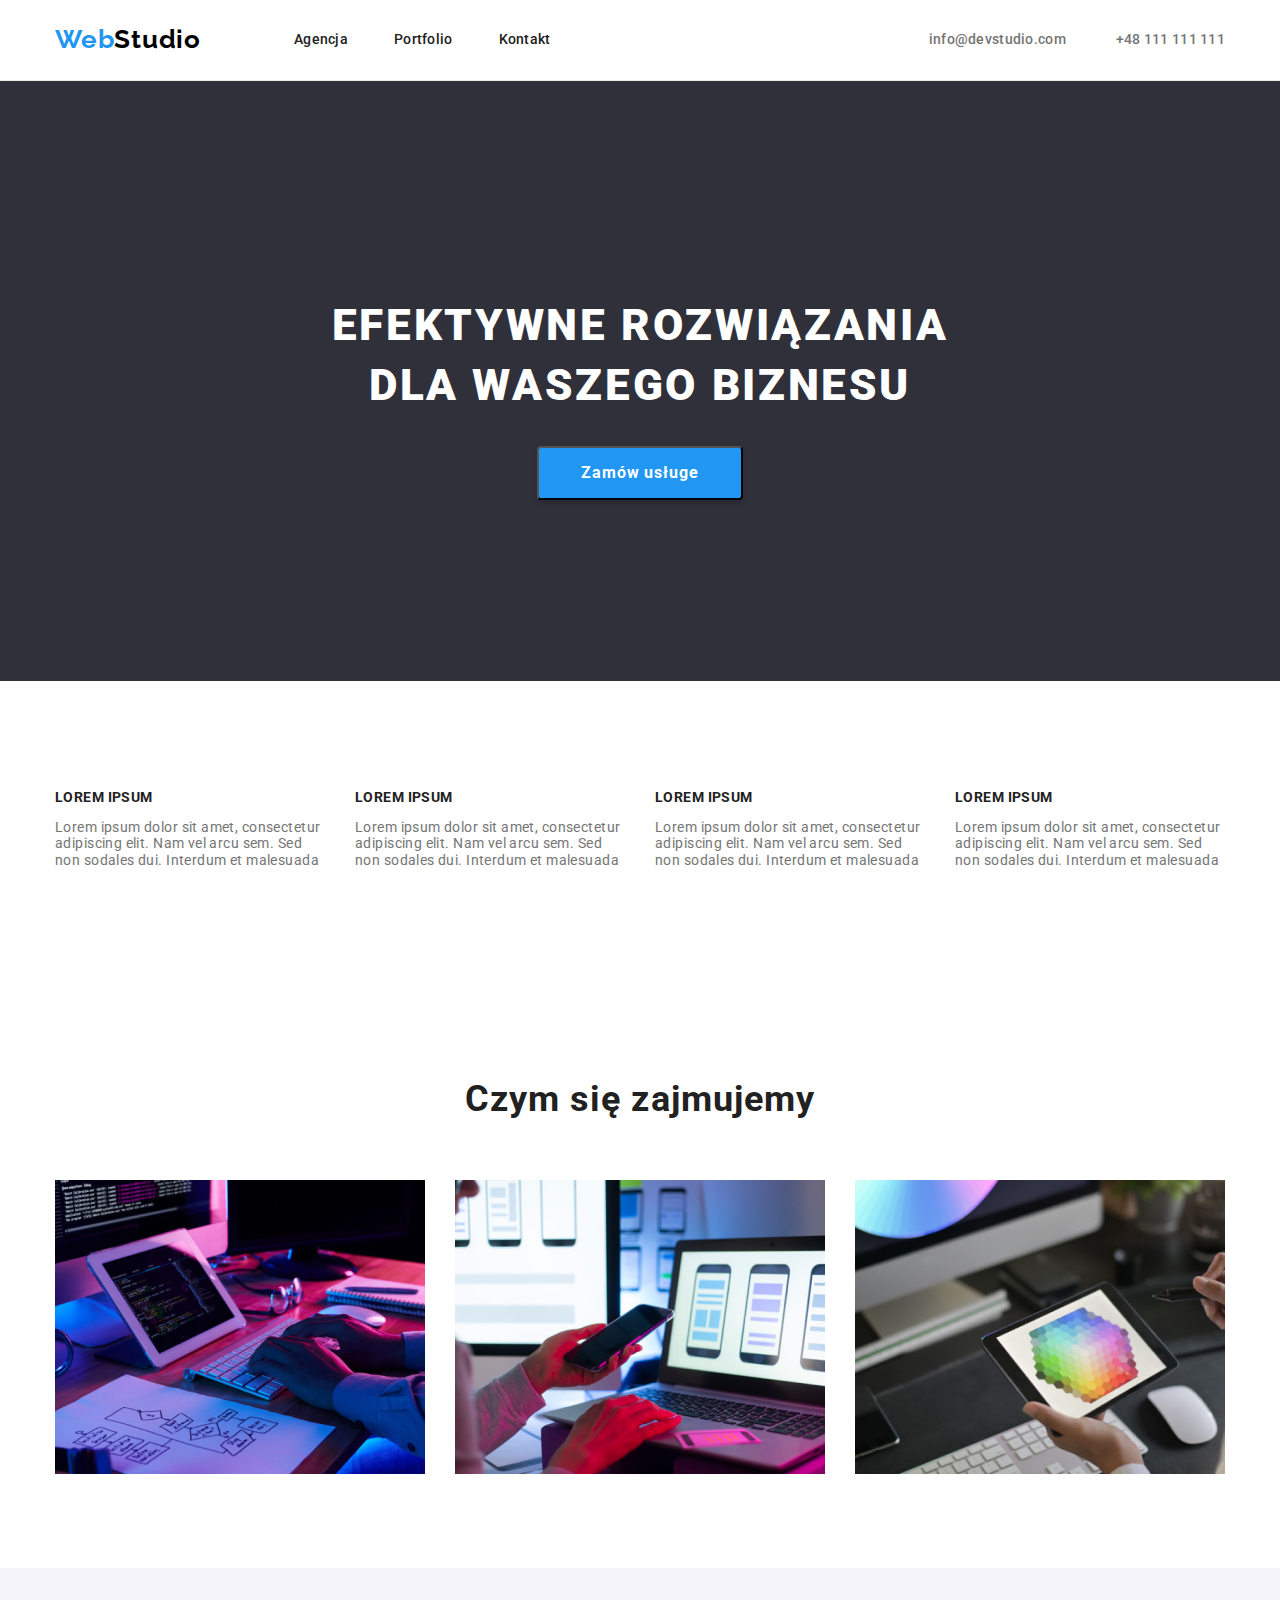
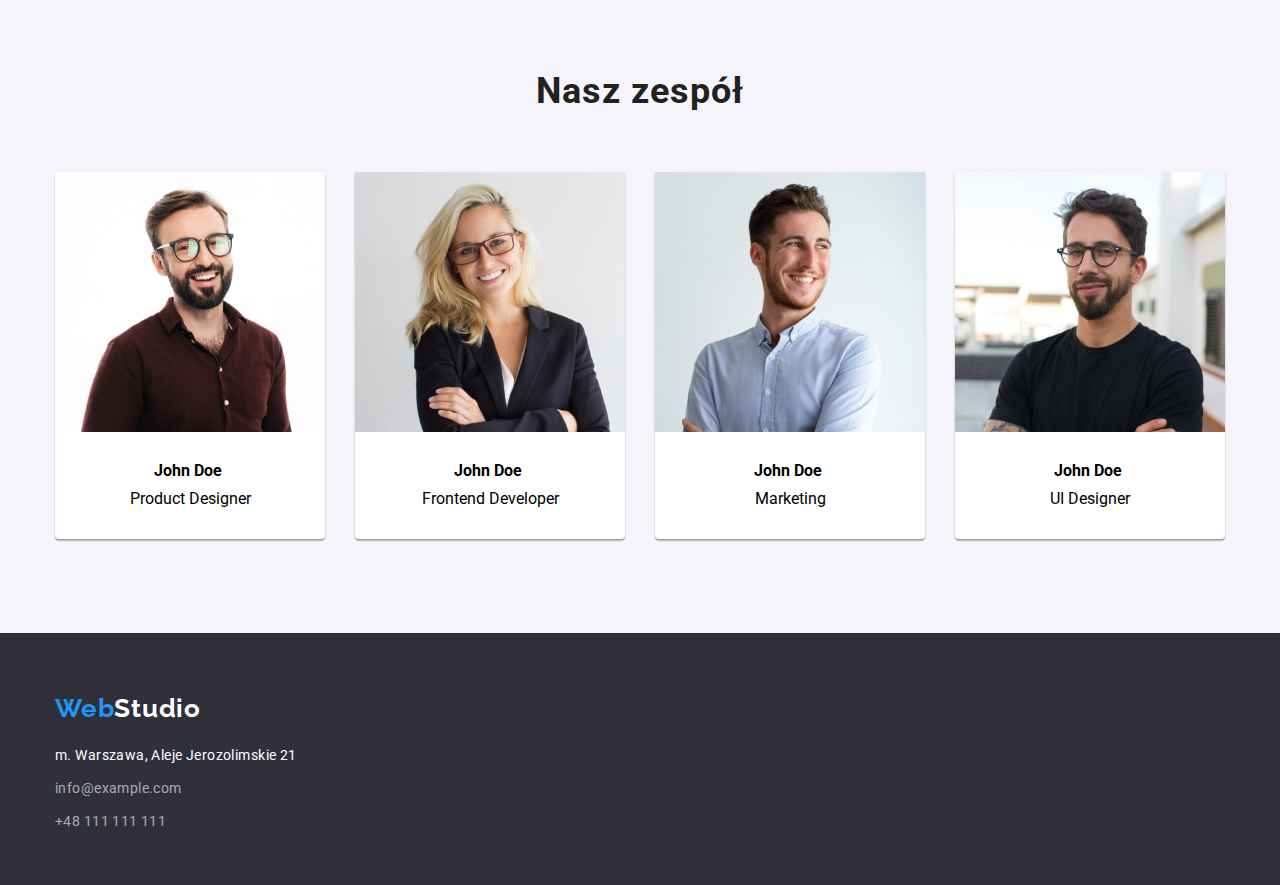
<file: index.html>
<!DOCTYPE html>
<html lang="en">

<head>
    <meta charset="UTF-8">
    <meta http-equiv="X-UA-Compatible" content="IE=edge">
    <meta name="viewport" content="width=device-width, initial-scale=1.0">
    <link rel="stylesheet" href=" https://cdnjs.cloudflare.com/ajax/libs/modern-normalize/1.1.0/modern-normalize.min.css">
    <link rel="stylesheet" href="style.css">
    <!--Fonts of Google-->
    <link rel="preconnect" href="https://fonts.googleapis.com">
    <link rel="preconnect" href="https://fonts.gstatic.com" crossorigin>
    <link href="https://fonts.googleapis.com/css2?family=Raleway:wght@700&family=Roboto:wght@400;500;700;900&display=swap" rel="stylesheet">
    <title>goit-markup-hw-03</title>
</head>

<body>
    <!--Navigation-->
    <header class="header">
        <div class="container">
        <a class="navigation-logo" href="index.html">Web<span style="color:black">Studio</span></a>
        <nav class="navigation">
            <ul class="navigation-list list">
                <li class="navigation-list-item">
                    <a class="navigation-list-link" href="index.html">Agencja</a>
                </li>
                <li class="navigation-list-item">
                    <a class="navigation-list-link" href="portfolio.html">Portfolio</a>
                </li>
                <li class="navigation-list-item">
                    <a class="navigation-list-link" href="#">Kontakt</a>
                </li>
            </ul>
        </nav>
        <!-- Contact -->
        <ul class="contact-list list">
         <li class="contact-link">
            <a class="contact-link-item" href="mailto:info@devstudio.com">info@devstudio.com</a>
         </li>
         <li class="contact-link">
            <a class="contact-link-item" href="tel:+48111111111">+48 111 111 111</a>
         </li>
        </ul>
        </div>
    </header>
    <main class="main">
        <div class=second-container>
        <div class="buisness-content">
            <h1 class="main-buisness-content">EFEKTYWNE ROZWIĄZANIA DLA WASZEGO BIZNESU</h1>
            <button class="buisness-content-btn" type="button">Zamów usługe</button>
        </div>
        </div>
        <!-- Effective solutions for our buisness -->
        <section class="main-description section" >
            <div class=container>
            <ul class="description list">
                <li class="description-list">
                    <p class="description-list-main">LOREM IPSUM</p>
                    <p class="description-list-secondary">Lorem ipsum dolor sit amet, consectetur adipiscing elit. Nam vel arcu sem. Sed non sodales dui.
                        Interdum et malesuada</p>
                </li>
                <li class="description-list">
                    <p class="description-list-main">LOREM IPSUM</p>
                    <p class="description-list-secondary">Lorem ipsum dolor sit amet, consectetur adipiscing elit. Nam vel arcu sem. Sed non sodales dui.
                        Interdum et malesuada</p>
                </li>
                <li class="description-list">
                    <p class="description-list-main">LOREM IPSUM</p>
                    <p class="description-list-secondary">Lorem ipsum dolor sit amet, consectetur adipiscing elit. Nam vel arcu sem. Sed non sodales dui.
                        Interdum et malesuada</p>
                </li>
                <li class="description-list">
                    <p class="description-list-main">LOREM IPSUM</p>
                    <p class="description-list-secondary">Lorem ipsum dolor sit amet, consectetur adipiscing elit. Nam vel arcu sem. Sed non sodales dui.
                        Interdum et malesuada</p>
                </li>
            </ul>
            </div>
        </section>
        <!--What we do-->
        <section class="about section">
            <div class="container">
            <h2 class="about-content">Czym się zajmujemy</h2>
            <ul class="about-img-list list">
                <li class="about-img-list-item">
                    <img class="about-img-list-img" src="images/programming.jpg" alt="programming" width="370" height="294">
                </li>
                <li class="about-img-list-item">
                    <img class="about-img-list-img" src="images/usingthemobilephone.jpg" alt="using the mobile phone" width="370" height="294">
                </li>
                <li class="about-img-list-item">
                    <img class="about-img-list-img" src="images/drawingbytablet.jpg" alt="drawing by tablet" width="370" height="294">
                </li>
            </ul>
            </div>
        </section>
        <!--Our team-->
            <div class="ourteam-class">
            <div class="container">
            <h2 class="ourteam-content">Nasz zespół</h2>
            <ul class="ourteam-list list">
                <li class="ourteam-list-item">
                    <figure class="ourteam-list-figure">
                        <img class="ourteam-list-img" src="images/ProductDesigner.jpg" alt="John Doe" width="270" height="260">
                        <figcaption class="ourteam-list-figcaption">
                            <b class="ourteam-list-person">John Doe</b>
                            <p class="ourteam-list-skills">Product Designer</p>
                        </figcaption>
                    </figure>
                </li>
                <li class="ourteam-list-item">
                    <figure class="ourteam-list-figure">
                        <img class="ourteam-list-img" src="images/FrontedDeveloper.jpg" alt="John Doe" width="270" height="260">
                        <figcaption class="ourteam-list-figcaption">
                            <b class="ourteam-list-person">John Doe</b>
                            <p class="ourteam-list-skills">Frontend Developer</p>
                        </figcaption>
                    </figure>
                </li>
                <li class="ourteam-list-item">
                    <figure class="ourteam-list-figure">
                        <img class="ourteam-list-img" src="images/Marketing.jpg" alt="John Doe" width="270" height="260">
                        <figcaption class="ourteam-list-figcaption">
                            <b class="ourteam-list-person">John Doe</b>
                            <p class="ourteam-list-skills">Marketing</p>
                        </figcaption>
                    </figure>
                </li>
                <li class="ourteam-list-item">
                    <figure class="ourteam-list-figure">
                        <img class="ourteam-list-img" src="images/UIDesigner.jpg" alt="John Doe" width="270" height="260">
                        <figcaption class="ourteam-list-figcaption">
                            <b class="ourteam-list-person">John Doe</b>
                            <p class="ourteam-list-skills">UI Designer</p>
                        </figcaption>
                    </figure>
                </li>
            </ul>
            </div>
            </div>
        </section>
    </main>
    <footer>
        <div class="buisness-footer">
        <div class="container">
        <a class="navigation-logo-footer" href="index.html">Web<span style="color: #FFFFFF">Studio</span></a>
        <address>
            <ul class="footer-contact list">
                <li class="footer-contact-link">
                    <a class="footer-contact-link-item-map" href="https://goo.gl/maps/x3iuPh3qe1rizQfR7" target="_blank">m. Warszawa, Aleje Jerozolimskie
                        21</a>
                </li>
                <li class="footer-contact-link">
                    <a class="footer-contact-link-item" href="mailto:info@example.com">info@example.com</a>
                </li>
                <li class="footer-contact-link">
                    <a class="footer-contact-link-item" href="tel:48111111111">+48 111 111 111</a>
                </li>
            </ul>
        </address>
    </div>
    </div>
    </footer>
</body>

</html>
</file>
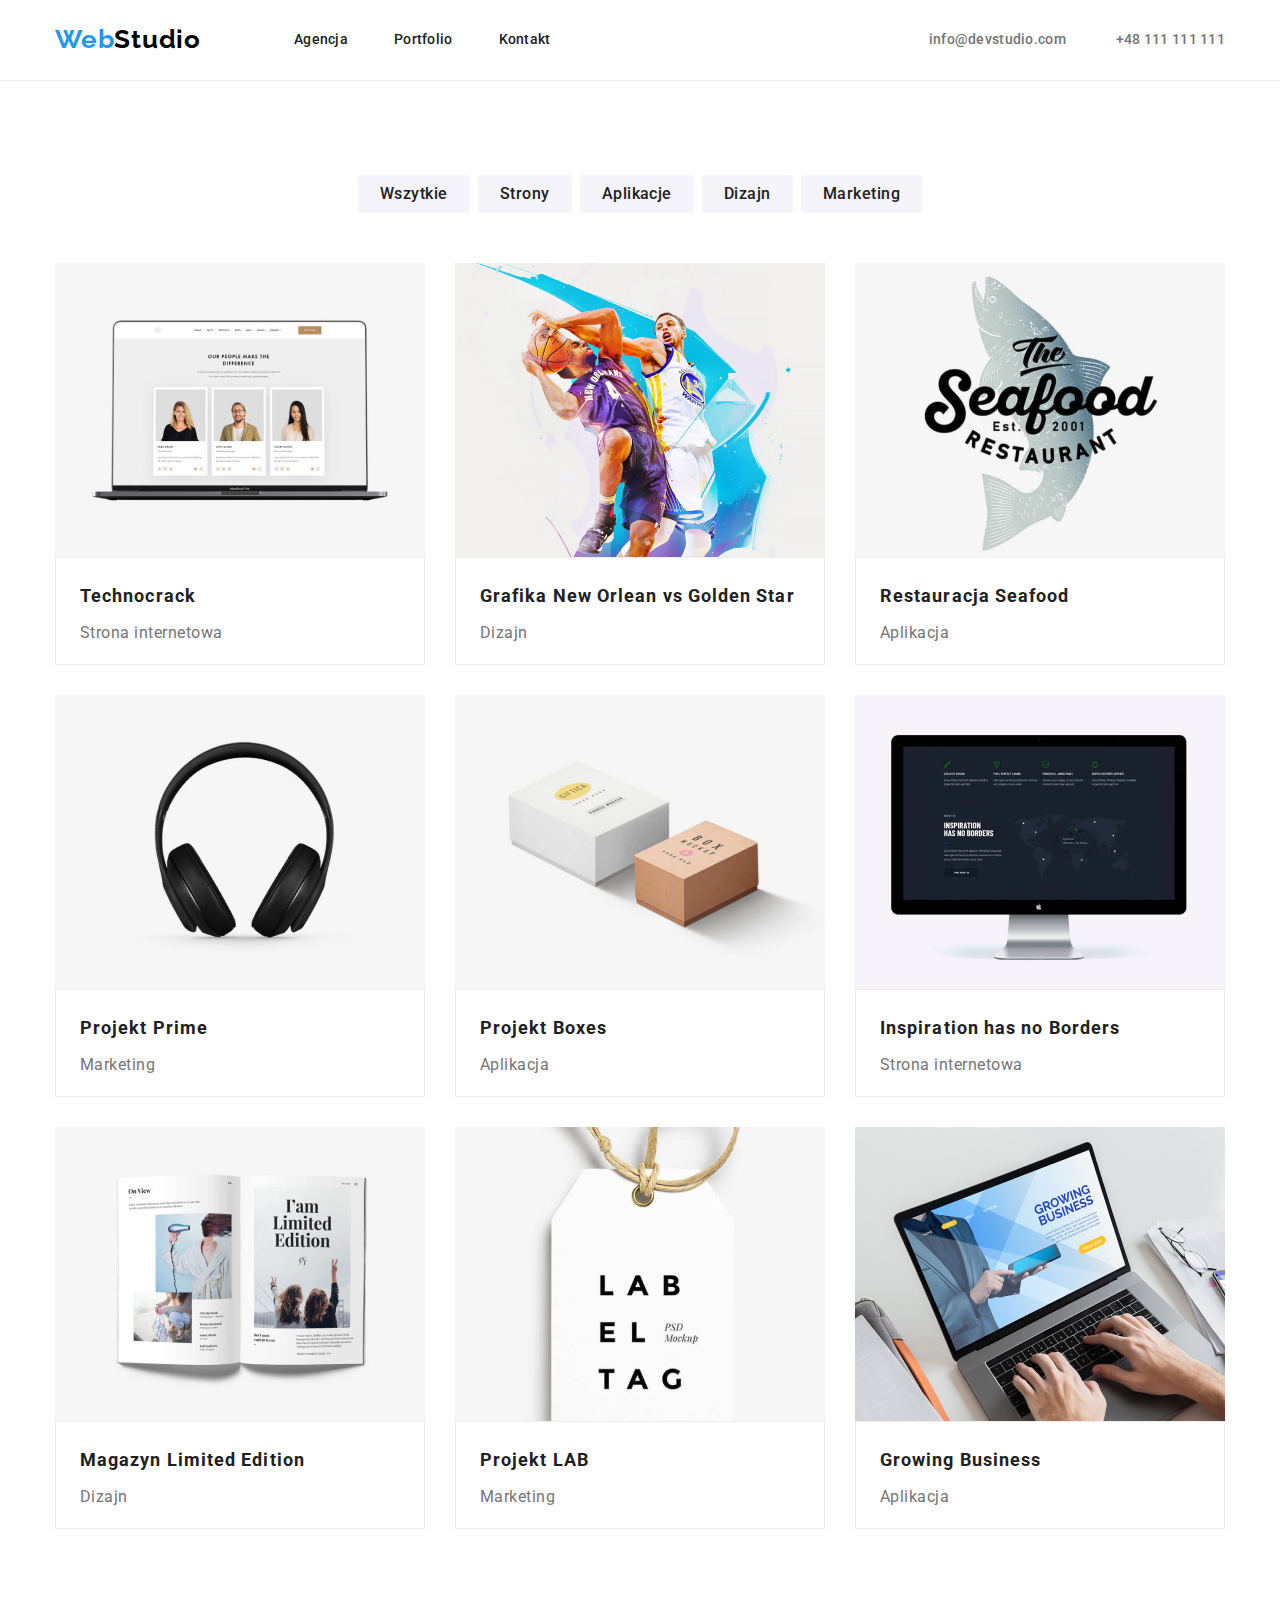
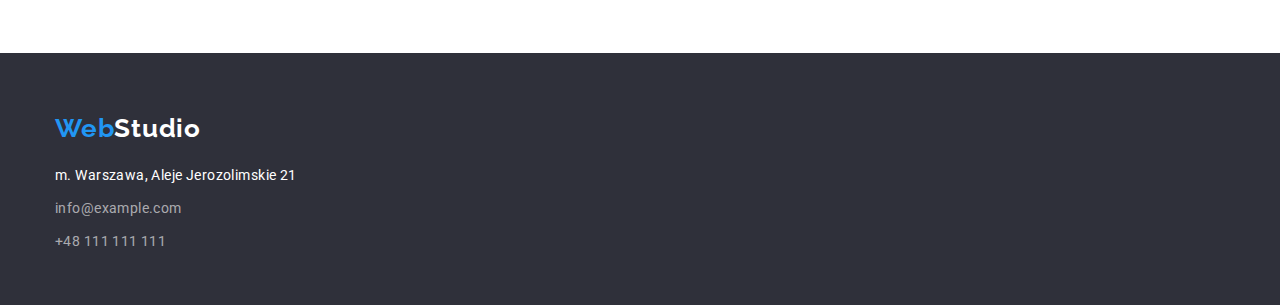
<file: portfolio.html>
<!DOCTYPE html>
<html lang="en">

<head>
    <meta charset="UTF-8">
    <meta http-equiv="X-UA-Compatible" content="IE=edge">
    <meta name="viewport" content="width=device-width, initial-scale=1.0">
    <link rel="stylesheet" href=" https://cdnjs.cloudflare.com/ajax/libs/modern-normalize/1.1.0/modern-normalize.min.css">
    <link rel="stylesheet" href="style.css">
    <!--Fonts of Google-->
    <link rel="preconnect" href="https://fonts.googleapis.com">
    <link rel="preconnect" href="https://fonts.gstatic.com" crossorigin>
    <link href="https://fonts.googleapis.com/css2?family=Raleway:wght@700&family=Roboto:wght@400;500;700;900&display=swap" rel="stylesheet">
    <title>goit-markup-hw-03</title>
</head>

<body>
    <!--Navigation-->
    <header class="header">
        <div class="container">
            <a class="navigation-logo" href="index.html">Web<span
                    style="color:black">Studio</span></a>
            <nav class="navigation">
                <ul class="navigation-list list">
                    <li class="navigation-list-item">
                        <a class="navigation-list-link" href="index.html">Agencja</a>
                    </li>
                    <li class="navigation-list-item">
                        <a class="navigation-list-link" href="portfolio.html">Portfolio</a>
                    </li>
                    <li class="navigation-list-item">
                        <a class="navigation-list-link" href="#">Kontakt</a>
                    </li>
                </ul>
            </nav>
            <!-- Contact -->
                <ul class="contact-list list">
        <li class="contact-link">
            <a class="contact-link-item" href="mailto:info@devstudio.com">info@devstudio.com</a>
        </li>
        <li class="contact-link">
            <a class="contact-link-item" href="tel:+48111111111">+48 111 111 111</a>
        </li>
    </ul>
        </div>
    </header>
        <main>
            <!--BUTTONS-->
            <section class="buttons section">
                <div class="container">
               <ul class="button-list list">
                   <li class="button-list-item">
                   <button class="button-list-active" type="button">Wszytkie</button>
                   </li>
                <li class="button-list-item">
                   <button class="button-list-active" type="button">Strony</button>
                   </li>
                   <li class="button-list-item">
                    <button class="button-list-active" type="button">Aplikacje</button>
                   </li>
                   <li class="button-list-item">
                    <button class="button-list-active" type="button">Dizajn</button>
                   </li>
                   <li class="button-list-item">
                    <button class="button-list-active" type="button">Marketing</button> 
               </ul>
               <!--END BUTTONS-->
               <ul class="app list">
                   <li class="app-list">
                       <figure class="app-list-figure">
                       <img class="app-list-img" src="images/Technocrack.jpg" alt="Technocrack" width="370" height="294">
                       <figcaption class="app-list-figcaption">
                           <h5 class="app-list-main">Technocrack</h5>
                               <p class="app-list-secondary">
                                Strona internetowa
                               </p>
                       </figcaption>
                       </figure>
                   </li>
                <li class="app-list">
                    <figure class="app-list-figure">
                        <img class="app-list-img" src="images/Basketball.jpg" alt="Basketball" width="370" height="294">
                        <figcaption class="app-list-figcaption">
                            <h5 class="app-list-main">Grafika New Orlean vs Golden Star</h5>
                                <p class="app-list-secondary">
                                Dizajn
                                </p>
                        </figcaption>
                        </figure>
                </li>
                <li class="app-list">
                    <figure class="app-list-figure">
                        <img class="app-list-img" src="images/Restaurant.jpg" alt="Restaurant" width="370" height="294">
                        <figcaption class="app-list-figcaption">
                            <h5 class="app-list-main">Restauracja Seafood</h5>
                                <p class="app-list-secondary">
                                Aplikacja
                                </p>
                        </figcaption>
                        </figure>
                </li>
                <li class="app-list">
                    <figure class="app-list-figure">
                        <img class="app-list-img" src="images/Headphones.jpg" alt="Headphones" width="370" height="294">
                        <figcaption class="app-list-figcaption">
                            <h5 class="app-list-main">Projekt Prime</h5>
                                <p class="app-list-secondary">
                                Marketing
                                </p>
                        </figcaption>
                        </figure>
                </li>
                <li class="app-list">
                    <figure class="app-list-figure">
                        <img class="app-list-img" src="images/Boxes.jpg" alt="Boxes" width="370" height="294">
                        <figcaption class="app-list-figcaption">
                            <h5 class="app-list-main">Projekt Boxes</h5>
                                <p class="app-list-secondary">
                                Aplikacja
                                </p>
                        </figcaption>
                        </figure>
                </li>
                <li class="app-list">
                    <figure class="app-list-figure">
                        <img class="app-list-img" src="images/Monitor.jpg" alt="Monitor" width="370" height="294">
                        <figcaption class="app-list-figcaption">
                            <h5 class="app-list-main">Inspiration has no Borders</h5>
                                <p class="app-list-secondary">
                                Strona internetowa
                                </p>
                        </figcaption>
                        </figure>
                </li>
                <li class="app-list">
                    <figure class="app-list-figure">
                        <img class="app-list-img" src="images/Magazine.jpg" alt="Magazine" width="370" height="294">
                        <figcaption class="app-list-figcaption">
                            <h5 class="app-list-main">Magazyn Limited Edition</h5>
                                <p class="app-list-secondary">
                                Dizajn
                                </p>
                        </figcaption>
                        </figure>
                </li>
                <li class="app-list">
                    <figure class="app-list-figure">
                        <img class="app-list-img" src="images/Project.jpg" alt="Project" width="370" height="294">
                        <figcaption class="app-list-figcaption">
                            <h5 class="app-list-main">Projekt LAB</h5>
                                <p class="app-list-secondary">
                                Marketing
                                </p>
                        </figcaption>
                        </figure>
                </li>
                <li class="app-list">
                    <figure class="app-list-figure">
                        <img class="app-list-img" src="images/Business.jpg" alt="Business" width="370" height="294">
                        <figcaption class="app-list-figcaption">
                            <h5 class="app-list-main">Growing Business</h5>
                                <p class="app-list-secondary">
                                Aplikacja
                                </p>
                        </figcaption>
                        </figure>
                </li>
                </ul>
                </div>
            </section>
        </main>
        <footer>
        <div class="buisness-footer">
            <div class="container">
            <a class="navigation-logo-footer" href="index.html">Web<span style="color: #FFFFFF">Studio</span></a>
            <address>
                <ul class="footer-contact list">
                    <li class="footer-contact-link">
                        <a class="footer-contact-link-item-map" href="https://goo.gl/maps/x3iuPh3qe1rizQfR7" target="_blank">m.
                            Warszawa, Aleje Jerozolimskie
                            21</a>
                    </li>
                    <li class="footer-contact-link">
                        <a class="footer-contact-link-item" href="mailto:info@example.com">info@example.com</a>
                    </li>
                    <li class="footer-contact-link">
                        <a class="footer-contact-link-item" href="tel:48111111111">+48 111 111 111</a>
                    </li>
                </ul>
            </address>
            </div>
        </div>
        </footer>
    
</body>
</html>
</file>
<file: style.css>
:root {
  --main-font: "Roboto", sans-serif;
  --secondary-font: "Raleway", sans-serif;
  --main-color: #2196f3;
}

body {
  font-family: var(--main-font);
}

h1,
h2,
h3,
h4,
h5,
h6 {
  margin: 0;
}

p {
  padding: 0;
}

ul,
ol {
  margin: 0;
  padding: 0;
}

img {
  display: block;
}

.list {
  list-style: none;
}

.link {
  text-decoration: none;
}

.container {
  width: 1200px;
  padding: 0 15px;
  align-items: center;
  margin: 0 auto;
}

.section {
  padding-top: 94px;
  padding-bottom: 94px;
}

/* COMPONENTS */
.buisness-content-btn {
  left: 700px;
  top: 430px;
  font-family: Roboto;
  font-style: normal;
  font-weight: bold;
  font-size: 16px;
  line-height: 1.875;
  display: flex;
  align-items: center;
  text-align: center;
  letter-spacing: 0.06em;
  color: #ffffff;
  background: #2196f3;
  box-shadow: 0px 4px 4px rgba(0, 0, 0, 0.15);
  border-radius: 4px;
}

.buisness-content-btn,
.button-list-active {
  cursor: pointer;
}

/* END COMPONENTS */

/* HEADER */

.header {
  border-bottom: 1px solid #ececec;
  border-bottom-width: 1px;
  border-bottom-style: solid;
  border-bottom-color: rgb(236, 236, 236);
}

.header .container {
  display: flex;
  align-items: center;
  padding-top: 24px;
  padding-bottom: 25px;
}

.navigation {
  display: flex;
}

.navigation-list {
  display: flex;
  align-items: center;
}

.navigation-list-item:not(:last-child) {
  margin-right: 46px;
}

.contact-list {
  display: flex;
  align-items: center;
}

.header .contact-list {
  margin-left: auto;
}

.contact-link {
  margin-left: 50px;
}

.navigation-logo {
  margin-right: 93px;
}

.navigation-logo {
  font-family: Raleway;
  font-style: normal;
  font-weight: bold;
  font-size: 26px;
  line-height: 1.192;
  letter-spacing: 0.03em;
  color: #2196f3;
  text-decoration: none;
}

/* SECOND CONTAINER */

.second-container {
  align-items: center;
  margin: 0 auto;
}

.main-buisness-content {
  display: flex;
  align-items: center;
  margin: 0 auto;
  padding-top: 200px;
  padding-bottom: 30px;
}

.buisness-content-btn {
  display: flex;
  align-items: center;
  margin: 0 auto;
  margin-bottom: 200px;
  padding-left: 42px;
  padding-right: 42px;
  padding-top: 10px;
  padding-bottom: 10px;
}

/* Contact */

.navigation-list-link {
  font-weight: 500;
  font-size: 14px;
  line-height: 1.142;
  letter-spacing: 0.02em;
  color: #212121;
  text-decoration: none;
}

.contact-link-item {
  font-weight: 500;
  font-size: 14px;
  line-height: 1.142;
  letter-spacing: 0.02em;
  color: #757575;
  text-decoration: none;
}

.navigation-list-link:hover,
.navigation-list-link:focus,
.contact-link-item:hover,
.contact-link-item:focus,
.footer-contact-link-item:hover,
.footer-contact-link-item:focus,
.footer-contact-link-item-map:hover,
.footer-contact-link-item-map:focus {
  color: var(--main-color);
}

/* END HEADER */

/* Effective solutions for our buisness */

.buisness-content {
  background-color: #2f303a;
  padding: 15px;
  left: 0px;
  top: 80px;
  height: 600px;
}

.main-buisness-content {
  width: 696px;
  left: 452px;
  top: 280px;
  font-weight: 900;
  font-size: 44px;
  line-height: 1.363;
  text-align: center;
  letter-spacing: 0.06em;
  text-transform: uppercase;
  color: #ffffff;
}

/* DESCRIPTION CONTAINER */

.main .description {
  display: flex;
  align-items: center;
}

.description-list {
  width: 270px;
  left: 515px;
  top: 774px;
}

.description-list-main {
  width: 270px;
  left: 215px;
  top: 774px;
}

.description-list-secondary {
  width: 270px;
  left: 215px;
  top: 800px;
}

.description-list:not(:last-child) {
  margin-right: 30px;
}

/* END DESCRIPTION CONTAINER */

/* WHAT WE DO */

.description-list-main {
  font-weight: bold;
  font-size: 14px;
  line-height: 1.142;
  letter-spacing: 0.03em;
  text-transform: uppercase;
  color: #212121;
}

.description-list-secondary {
  font-weight: normal;
  font-size: 14px;
  line-height: 1.171;
  letter-spacing: 0.03em;
  color: #757575;
}

/* END WHAT WE DO */

/* WHAT WE DO CONTAINER */

.about-img-list {
  display: flex;
  align-items: center;
  padding-top: 50px;
}

.about-img-list-item:not(:last-child) {
  margin-right: 30px;
}

/* END WHAT WE DO CONTAINER */

/* OUR TEAM CONTAINER */

.ourteam-class {
  align-items: center;
  left: 0px;
  top: 1449px;
  padding-bottom: 94px;
  background: #f5f4fa;
}

.ourteam-content {
  align-items: center;
  padding-top: 94px;
}

.ourteam-list {
  display: flex;
  align-items: center;
  margin-top: 50px;
  width: 270px;
  left: 215px;
  top: 1635px;
}

.ourteam-list-item {
  align-items: center;
  width: 270px;
  left: 215px;
  top: 1635px;
}

.ourteam-list-item:not(:last-child) {
  margin-right: 30px;
}

.ourteam-list-figure {
  margin: 0 auto;
}

.ourteam-list-person {
  display: flex;
  margin-top: 30px;
  margin-left: 99px;
}

.ourteam-list-skills {
  margin-top: 10px;
  text-align: center;
  margin-bottom: 30px;
}

/* END OUR TEAM CONTAINER */

/* OUR TEAM */

.about-content,
.ourteam-content {
  font-weight: bold;
  font-size: 36px;
  line-height: 1.666;
  text-align: center;
  letter-spacing: 0.03em;
  color: #212121;
}

.ourteam-list-item {
  width: 270px;
  left: 215px;
  top: 1635px;
  background: #ffffff;
  box-shadow: 0px 1px 3px rgba(0, 0, 0, 0.12), 0px 1px 1px rgba(0, 0, 0, 0.14),
    0px 2px 1px rgba(0, 0, 0, 0.2);
  border-radius: 0px 0px 4px 4px;
}

/* END OUR TEAM */

/* END MAIN */

/* FOOTER CONTAINER */

.navigation-logo-footer {
  display: flex;
  align-items: center;
  padding-top: 60px;
}

.footer-contact-link-item-map {
  display: flex;
  align-items: center;
  margin-top: 20px;
}

.footer-contact-link-item {
  display: flex;
  align-items: center;
  margin-top: 9px;
}

/* END FOOTER CONTAINER */

/* FOOTER */

.buisness-footer {
  height: 252px;
  left: 0px;
  top: 2097px;
  background: #2f303a;
}

.footer-contact-link {
  font-style: normal;
}
.footer-contact-link-item-map {
  font-family: Roboto;
  font-style: normal;
  font-weight: normal;
  font-size: 14px;
  line-height: 1.714;
  letter-spacing: 0.03em;
  color: #ffffff;
  text-decoration: none;
}

.footer-contact-link-item {
  font-family: Roboto;
  font-style: normal;
  font-weight: normal;
  font-size: 14px;
  line-height: 1.714;
  letter-spacing: 0.03em;
  color: rgba(255, 255, 255, 0.6);
  text-decoration: none;
}

.navigation-logo-footer {
  font-family: Raleway;
  font-style: normal;
  font-weight: bold;
  font-size: 26px;
  line-height: 1.192;
  letter-spacing: 0.03em;
  color: #2196f3;
  text-decoration: none;
}

/* END FOOTER */

/* Portfolio */

/* MAIN */

/* BUTTONS CONTAINER */

.buttons {
  display: flex;
  align-items: center;
}

.button-list {
  display: flex;
  justify-content: center;
  margin: 0 auto;
  width: 572px;
  left: 510px;
  top: 174px;
  padding-bottom: 50px;
}

.button-list-item {
  display: flex;
  align-items: center;
}

.button-list-item:not(:last-child) {
  margin-right: 8px;
}

.button-list-active {
  display: flex;
  align-items: center;
}

/* END BUTTONS CONTAINER */

/* APP CONTAINER */

.app {
  display: flex;
  flex-wrap: wrap;
}

.app-list {
  width: 370px;
  top: 262px;
  margin-bottom: 30px;
}

.app-list:not(:nth-child(3n)) {
  margin-right: 30px;
}

.app-list-figure {
  flex-wrap: wrap;
  margin: 0 auto;
  width: 370px;
  left: 215px;
  top: 262px;
}

.app-list-figcaption {
  background: #ffffff;
  border: 1px solid #eeeeee;
  box-sizing: border-box;
  margin: 0 auto;
}

.app-list-main {
  display: flex;
  align-items: center;
  margin-top: 20px;
  margin-left: 24px;
}

.app-list-secondary {
  display: flex;
  align-items: center;
  margin-top: 4px;
  margin-left: 24px;
}

.button-list-active {
  padding-top: 6px;
  padding-bottom: 6px;
  padding-left: 22px;
  padding-right: 22px;
}

/* END APP CONTAINER */

.app-list-main {
  font-weight: bold;
  font-size: 18px;
  line-height: 2;
  letter-spacing: 0.06em;
  color: #212121;
}

.app-list-secondary {
  font-family: Roboto;
  font-style: normal;
  font-weight: normal;
  font-size: 16px;
  line-height: 1.875;
  letter-spacing: 0.03em;
  color: #757575;
}

.button-list-active {
  font-weight: 500;
  font-size: 16px;
  line-height: 1.625;
  text-align: center;
  letter-spacing: 0.03em;
  color: #212121;
  background-color: #f5f4fa;
  border-radius: 4px;
  border: none;
}

.button-list-active:hover,
.button-list-active:focus {
  background-color: #2196f3;
  color: #ffffff;
  box-shadow: 0px 3px 1px rgba(0, 0, 0, 0.1), 0px 1px 2px rgba(0, 0, 0, 0.08),
    0px 2px 2px rgba(0, 0, 0, 0.12);
}

/* END MAIN */
</file>
